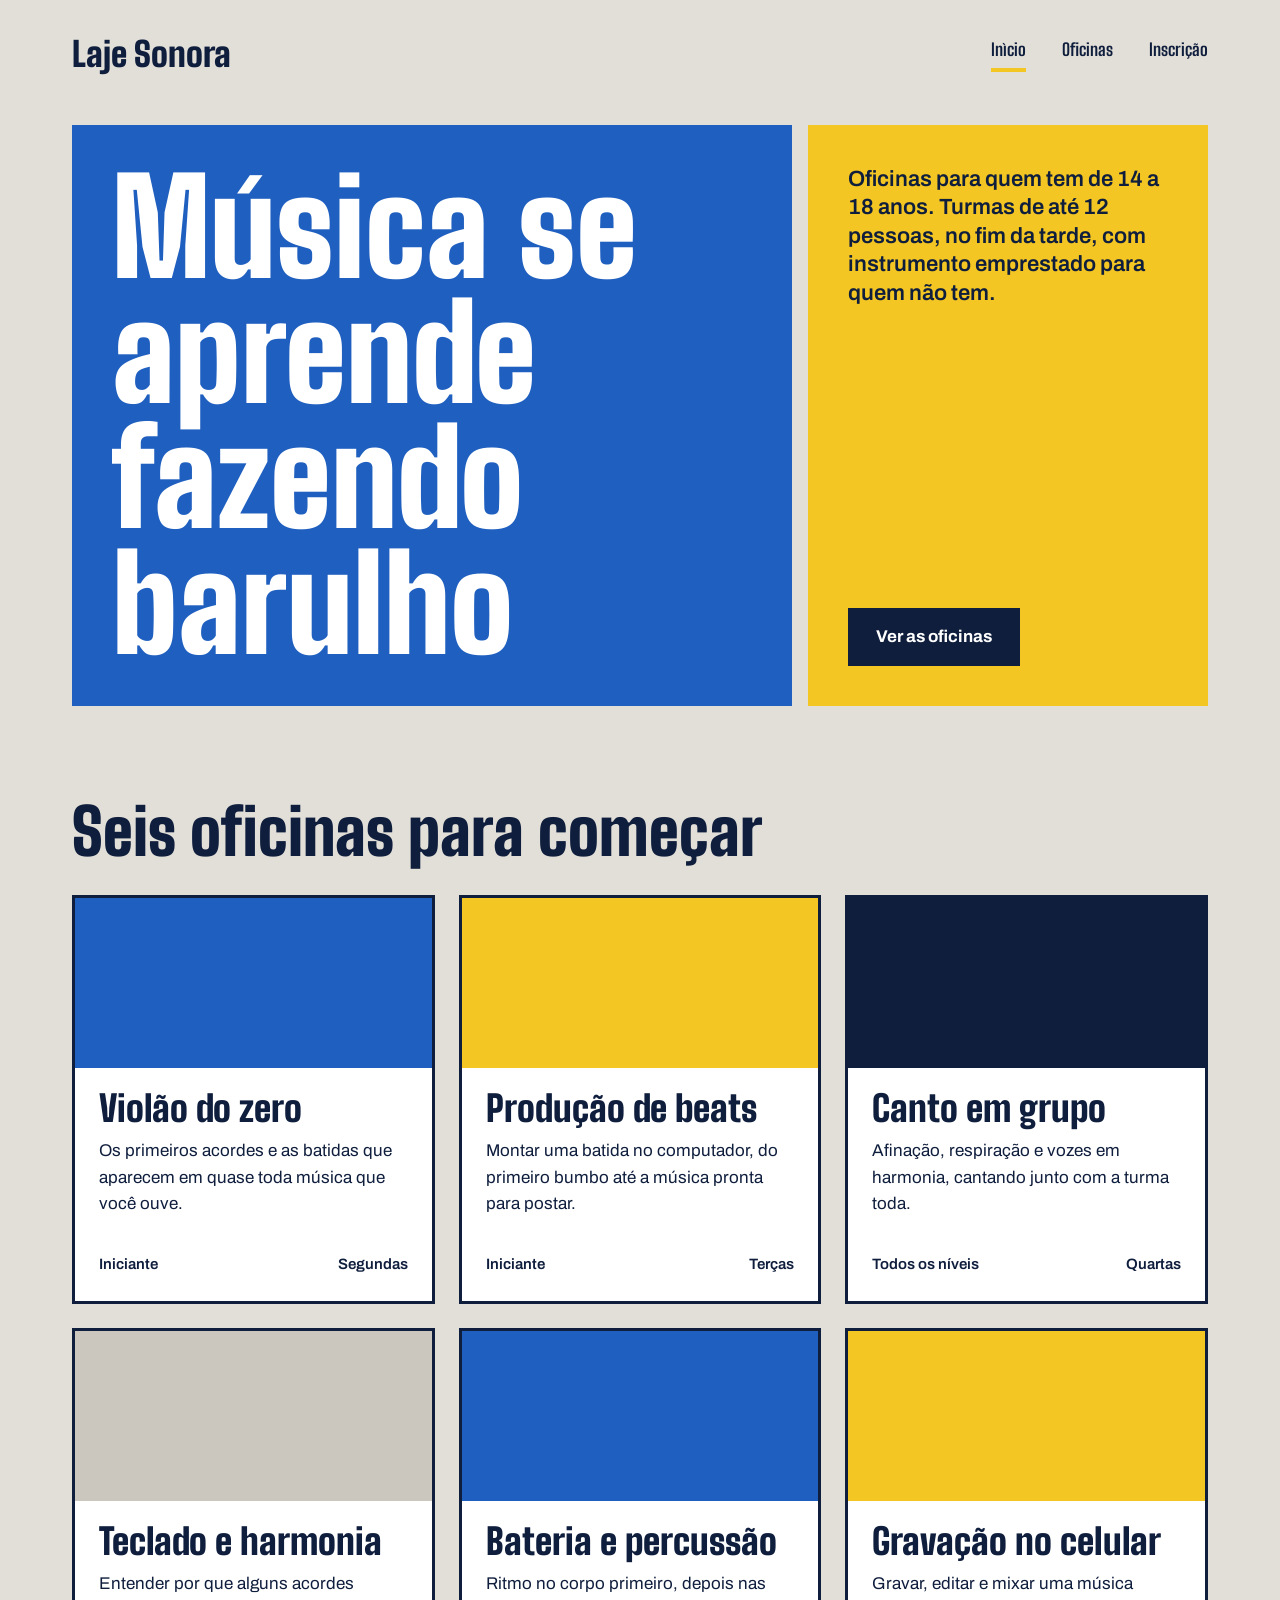
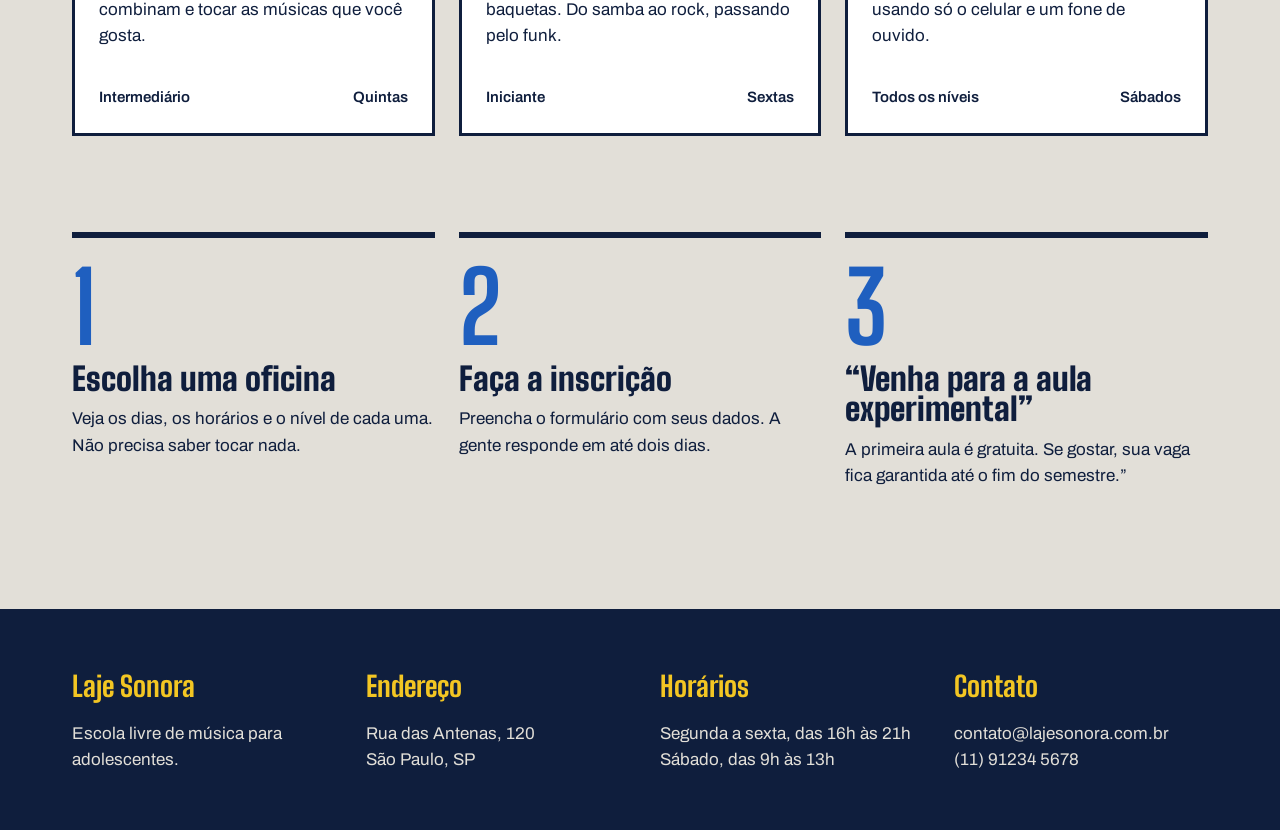
<file: index.html>
<!DOCTYPE html>
<html lang"pt-BR">
<head>
    <link rel="preconnect" href="https://fonts.googleapis.com">
<link rel="preconnect" href="https://fonts.gstatic.com" crossorigin>
<link href="https://fonts.googleapis.com/css2?family=Big+Shoulders:opsz,wght@10..72,100..900&display=swap" rel="stylesheet">

<link rel="preconnect" href="https://fonts.googleapis.com">
<link rel="preconnect" href="https://fonts.gstatic.com" crossorigin>
<link href="https://fonts.googleapis.com/css2?family=Archivo:ital,wght@0,100..900;1,100..900&family=Big+Shoulders:opsz,wght@10..72,100..900&display=swap" rel="stylesheet">

    <link rel="stylesheet" href="index.css">
    <meta charset="UTF-8">
    <meta name="viewport" content="width=device-width, initial-scale=1.0">
    <title>Laje Sonora | Início</title>
</head>
<body>
    <header class="conteudo topo"> 
        <a href="index.html" class="logo">Laje Sonora</a>

        <nav class="menu">
            <a href="./index.html" class="atual">Inìcio</a>
            <a href="./oficinas.html">Oficinas</a>
            <a href="./inscricao.html">Inscrição</a>
        </nav>
    </header>

    <main>
        <section class="conteudo cartazes">
            <div class="cartaz cartaz-principal"> 
                <h1>Música se aprende fazendo barulho</h1>
            </div>

            <div class="cartaz cartaz-lateral">
                <p>Oficinas para quem tem de 14 a 18 anos. Turmas de até 12 pessoas, no fim da tarde, com instrumento emprestado para quem não tem.</p>
                <a href="./oficinas.html" class="botao">Ver as oficinas</a>
            </div>
        </section>
        
        <section class="conteudo secao">
            <h2 class="titulo-secao">Seis oficinas para começar</h2>

            <div class="cards">
                <article class="card">
                    <div class="foto foto-azul">

                    </div>
                    <div class="card-texto">
                        <h3>Violão do zero</h3>
                        <p>Os primeiros acordes e as batidas que aparecem em quase toda música que você ouve.</p>

                        <div class="card-info">
                            <span>Iniciante</span>
                            <span>Segundas</span>
                        </div>
                    </div>
                </article>

                <article class="card">
                    <div class="foto foto-amarela">

                    </div>
                    <div class="card-texto">
                        <h3>
                            Produção de beats
                        </h3>
                        <p>Montar uma batida no computador, do primeiro bumbo até a música pronta para postar.</p>

                        <div class="card-info">
                            <span>Iniciante</span>
                            <span>Terças</span>
                        </div>
                    </div>
                </article>
                
                <article class="card">
                    <div class="foto foto-tinta">

                    </div>
                    <div class="card-texto">
                        <h3>
                            Canto em grupo
                        </h3>
                        <p>Afinação, respiração e vozes em harmonia, cantando junto com a turma toda.</p>

                        <div class="card-info">
                            <span>Todos os níveis</span>
                            <span>Quartas</span>
                        </div>
                    </div>
                </article>

                <article class="card">
                    <div class="foto">

                    </div>
                    <div class="card-texto">
                        <h3>
                           Teclado e harmonia
                        </h3>
                        <p>Entender por que alguns acordes combinam e tocar as músicas que você gosta.</p>

                        <div class="card-info">
                            <span>Intermediário</span>
                            <span>Quintas</span>
                        </div>
                    </div>
                </article>

                <article class="card">
                    <div class=" foto foto-azul">

                    </div>
                    <div class="card-texto">
                        <h3>
                           Bateria e percussão
                        </h3>
                        <p>Ritmo no corpo primeiro, depois nas baquetas. Do samba ao rock, passando pelo funk.</p>

                        <div class="card-info">
                            <span>Iniciante</span>
                            <span>Sextas</span>
                        </div>
                    </div>
                </article>

                <article class="card">
                    <div class=" foto foto-amarela">

                    </div>
                    <div class="card-texto">
                        <h3>
                            Gravação no celular
                        </h3>
                        <p>Gravar, editar e mixar uma música usando só o celular e um fone de ouvido.</p>

                        <div class="card-info">
                            <span>Todos os níveis</span>
                            <span>Sábados</span>
                        </div>
                    </div>
                </article>
            </div>
        </section>

        <section class="conteudo secao">
            <h2 class="titulo-secao">
            </h2>
            <div class="passos">
                <div class="passo">
                    <p class="passo-numero">1</p>
                    <h3>Escolha uma oficina</h3>
                    <p>Veja os dias, os horários e o nível de cada uma. Não precisa saber tocar nada.</p>
                </div>
                <div class="passo">
                    <p class="passo-numero">2</p>
                    <h3>Faça a inscrição</h3>
                    <p>Preencha o formulário com seus dados. A gente responde em até dois dias.</p>
                </div>
                <div class="passo">
                    <p class="passo-numero">3</p>
                    <h3>“Venha para a aula experimental”</h3>
                    <p>A primeira aula é gratuita. Se gostar, sua vaga fica garantida até o fim do semestre.”</p>
                </div>
            </div>
        </section>
    </main>
    <footer class="rodape">
        <div class="conteudo rodape-colunas">
            <div class="rodape-coluna">
                <h4>Laje Sonora</h4>
                <p>Escola livre de música para <br> adolescentes.</p>
            </div>
            <div class="rodape-coluna">
                <h4>Endereço</h4>
                <p>Rua das Antenas, 120 <br> São Paulo, SP</p>
            </div>
            <div class="rodape-coluna">
                <h4>Horários</h4>
                <p>Segunda a sexta, das 16h às 21h <br> Sábado, das 9h às 13h</p>
            </div>
            <div class="rodape-coluna">
                <h4>Contato</h4>
                <p>contato@lajesonora.com.br <br> (11) 91234 5678</p>
            </div>
        </div>
    </footer>
</body>
</html>
</file>
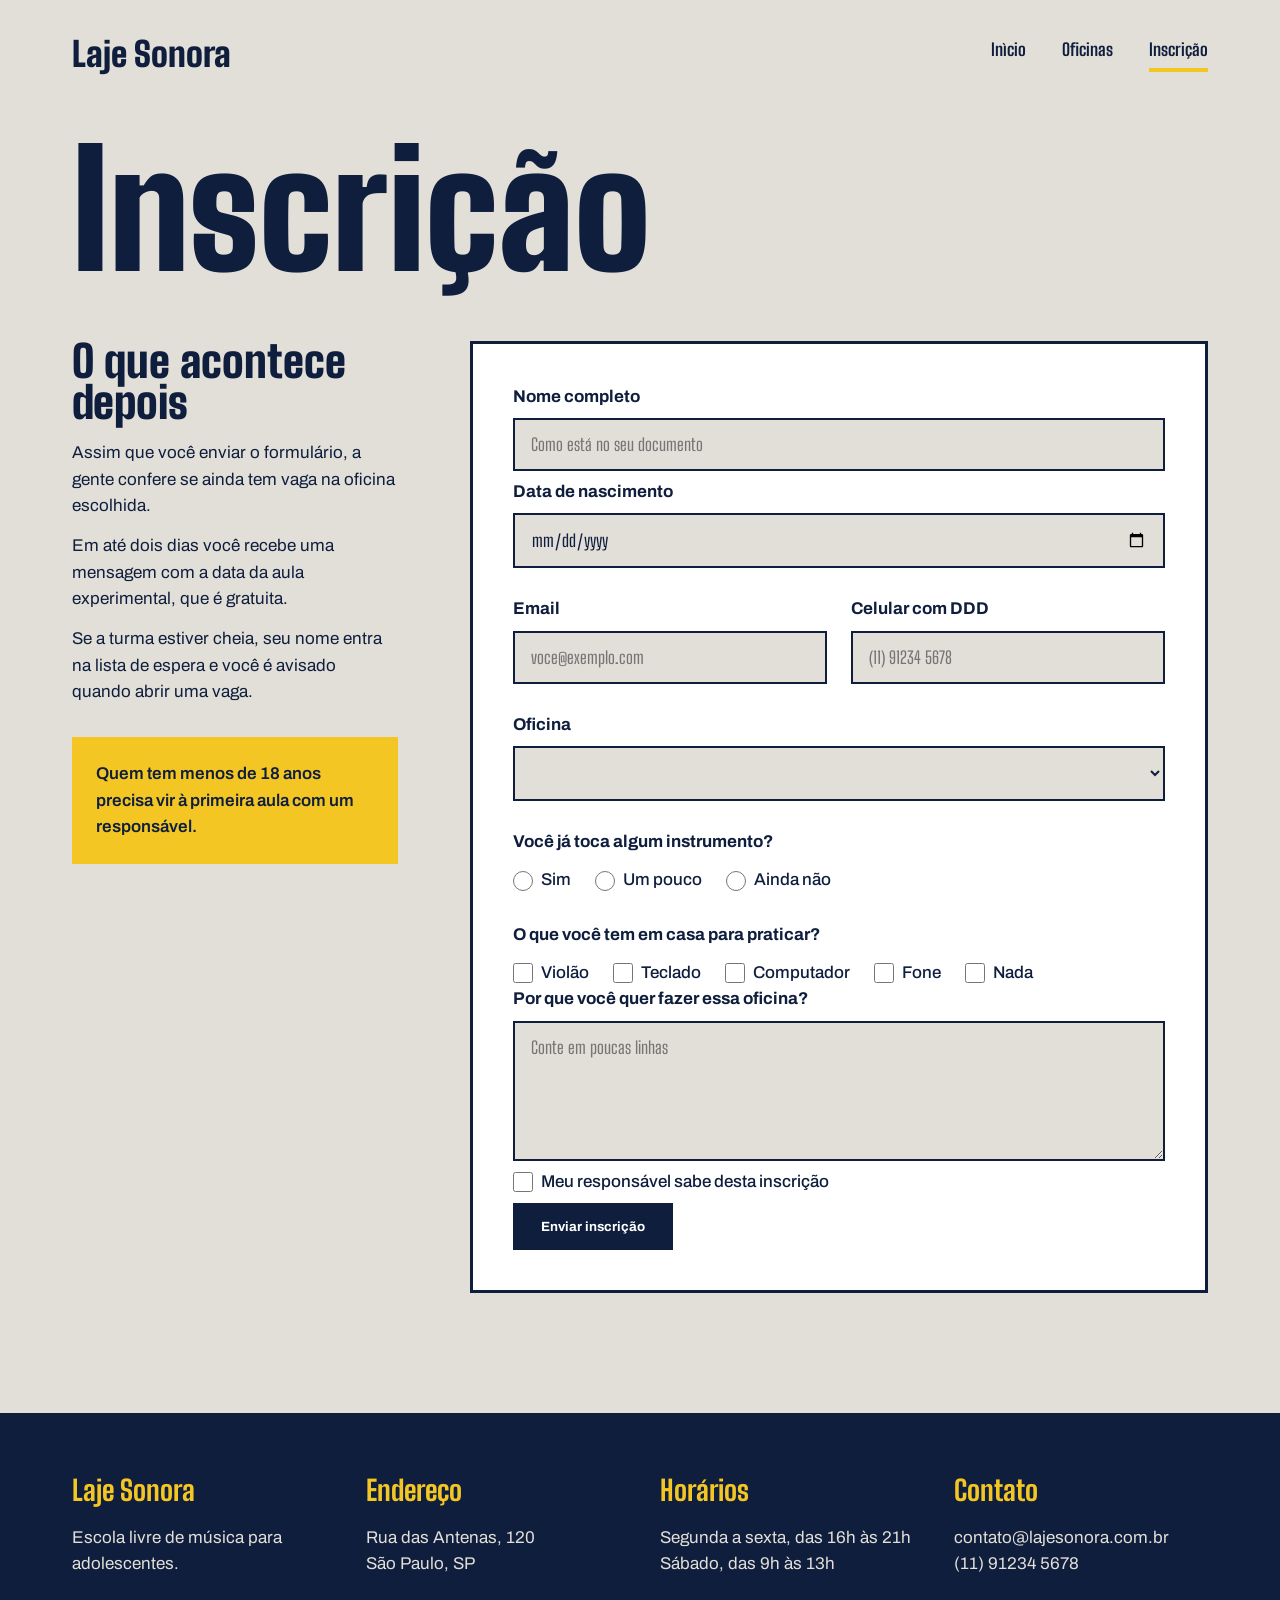
<file: inscricao.html>
<!DOCTYPE html>
<html lang"pt-BR">
<head>
    <link rel="preconnect" href="https://fonts.googleapis.com">
<link rel="preconnect" href="https://fonts.gstatic.com" crossorigin>
<link href="https://fonts.googleapis.com/css2?family=Big+Shoulders:opsz,wght@10..72,100..900&display=swap" rel="stylesheet">

<link rel="preconnect" href="https://fonts.googleapis.com">
<link rel="preconnect" href="https://fonts.gstatic.com" crossorigin>
<link href="https://fonts.googleapis.com/css2?family=Archivo:ital,wght@0,100..900;1,100..900&family=Big+Shoulders:opsz,wght@10..72,100..900&display=swap" rel="stylesheet">

    <link rel="stylesheet" href="inscricao.css">
    <meta charset="UTF-8">
    <meta name="viewport" content="width=device-width, initial-scale=1.0">
    <title>Laje Sonora | Inscrição</title>
</head>
<body>
    <header class="conteudo topo"> 
        <a href="index.html" class="logo">Laje Sonora</a>

        <nav class="menu">
            <a href="./index.html">Inìcio</a>
            <a href="./oficinas.html">Oficinas</a>
            <a href="./inscricao.html" class="atual">Inscrição</a>
        </nav>
    </header>

    <main class="conteudo">
       <h1 class="titulo-pagina">Inscrição</h1>

       <div class="inscricao">
        <section class="explicacao">
            <h2>O que acontece depois</h2>
            <p>Assim que você enviar o formulário, a gente confere se ainda tem vaga na oficina escolhida.</p>
            <p>Em até dois dias você recebe uma mensagem com a data da aula experimental, que é gratuita.</p>
            <p>Se a turma estiver cheia, seu nome entra na lista de espera e você é avisado quando abrir uma vaga.</p>
            <p class="aviso">Quem tem menos de 18 anos precisa vir à primeira aula com um responsável.</p>
        </section>

        <form action="#" method="post" class="formulario">
            <div class="linha">
                <div class="campo">
                    <label for="nome">Nome completo</label>
                    <input type="text"
                    id="nome"
                    name="nome"
                    placeholder="Como está no seu documento"
                    required>

                    <div class="campo">
                        <label for="">Data de nascimento</label>
                        <input type="date"
                        id="nascimento"
                        name="nascimento"
                        required>
                    </div>
                </div>
            </div>

            <div class="linha">
                <div class="campo">
                    <label for="email">Email</label>
                    <input type="email"
                    id="email"
                    name="email"
                    placeholder="voce@exemplo.com"
                    required>
                </div>

                <div class="campo">
                    <label for="telefone">Celular com DDD</label>
                    <input type="tel"
                    id="telefone"
                    name="telefone"
                    placeholder="(11) 91234 5678"
                    required>
                </div>
            </div>

            <div class="campo">
                <label for="">Oficina</label>
                <select name="oficina" id="oficina" required><option value="Escolha uma oficina"></option>
                <option value="violao">Violão do zero</option>
                <option value="beats">Produção de beats</option>
                <option value="canto">Canto em grupo</option>
                <option value="teclado">Teclado e harmonia</option>
                <option value="bateria">Bateria e percussão</option>  
                <option value="gravacao">Gravação no celular</option>  
                </select>
            </div>

            <fieldset class="grupo">
            <legend>
                Você já toca algum instrumento?
            </legend>

            <div class="opcoes">
                <div class="opcao">
                    <input type="radio"
                    id="tocaSim"
                    name="toca"
                    value="sim">
                    <label for="tocaSim">Sim</label>
                </div>

                <div class="opcao">
                    <input type="radio"
                    id="tocaPouco"
                    name="toca"
                    value="pouco">
                    <label for="tocaPouco">Um pouco</label>
                </div>

                <div class="opcao">
                    <input type="radio"
                    id="tocanao"
                    name="toca"
                    value="nao">
                    <label for="tocaPouco">Ainda não</label>
                </div>
            </div>
        </fieldset>

        <fieldset class="grupo">
            <legend>
                O que você tem em casa para praticar?
            </legend>

            <div class="opcoes">
                <div class="opcao">
                    <input type="checkbox"
                    id="temViolao"
                    value="violao">
                    <label for="temViolao">Violão</label>
                </div>

                <div class="opcao">
                    <input type="checkbox"
                    id="temTeclado"
                    value="teclado">
                    <label for="temTeclado">Teclado</label>
                </div>

                <div class="opcao">
                    <input type="checkbox"
                    id="temComputador"
                    value="computador">
                    <label for="temComputador">Computador</label>
                </div>

                <div class="opcao">
                    <input type="checkbox"
                    id="temFone"
                    value="fone">
                    <label for="temFone">Fone</label>
                </div>

                <div class="opcao">
                    <input type="checkbox"
                    id="temNada"
                    value="nada">
                    <label for="temNada">Nada</label>
                </div>
            </div>

            <div class="campo">
                <label for="motivo">Por que você quer fazer essa oficina?</label>
                <textarea name="motivo" id="motivo"
                placeholder="Conte em poucas linhas"></textarea>

                <div class="opcao">
                    <input type="checkbox"
                    id="responsavel"
                    name="responsavel">
                    <label for="">Meu responsável sabe desta inscrição</label>
                </div>

                <div>
                    <button type="submit" class="botao">Enviar inscrição</button>
                </div>
            </div>
        </fieldset>



        </form>
       </div>
    </main>
    <footer class="rodape">
        <div class="conteudo rodape-colunas">
            <div class="rodape-coluna">
                <h4>Laje Sonora</h4>
                <p>Escola livre de música para <br> adolescentes.</p>
            </div>
            <div class="rodape-coluna">
                <h4>Endereço</h4>
                <p>Rua das Antenas, 120 <br> São Paulo, SP</p>
            </div>
            <div class="rodape-coluna">
                <h4>Horários</h4>
                <p>Segunda a sexta, das 16h às 21h <br> Sábado, das 9h às 13h</p>
            </div>
            <div class="rodape-coluna">
                <h4>Contato</h4>
                <p>contato@lajesonora.com.br <br> (11) 91234 5678</p>
            </div>
        </div>
    </footer>
</body>
</html>
</file>
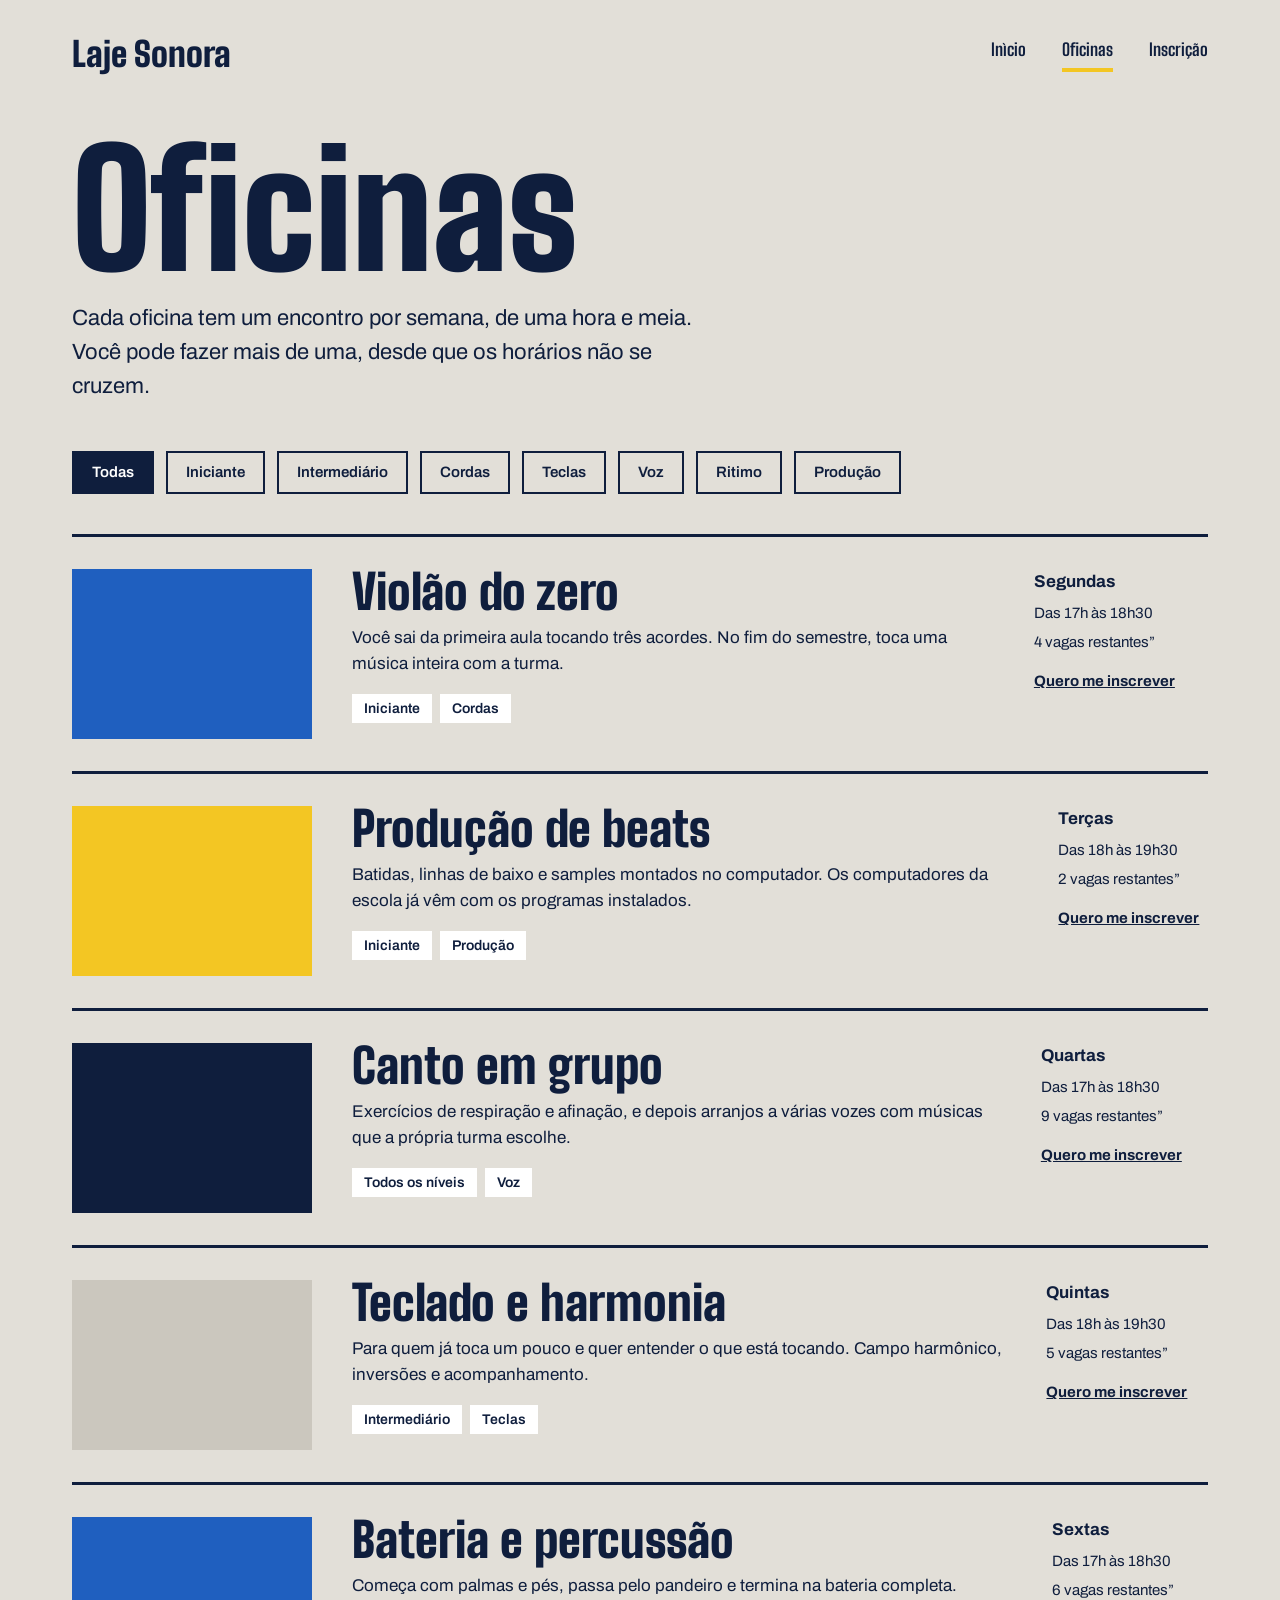
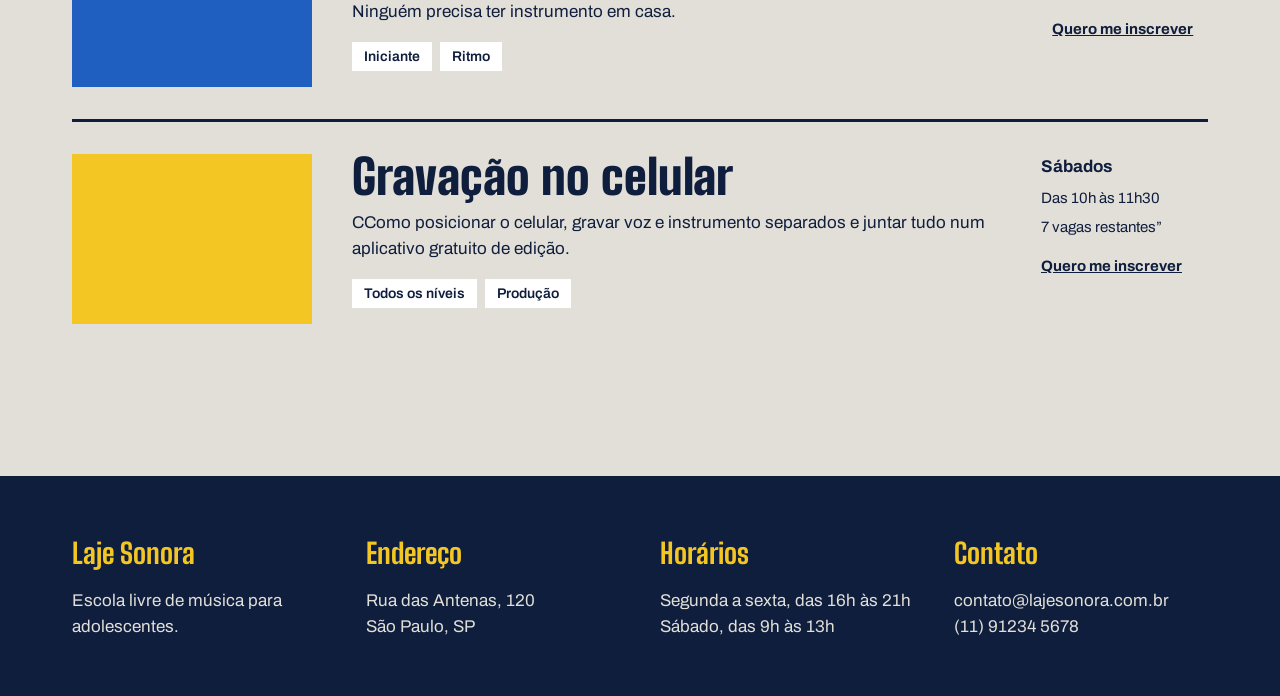
<file: oficinas.html>
<!DOCTYPE html>
<html lang"pt-BR">
<head>
    <link rel="preconnect" href="https://fonts.googleapis.com">
<link rel="preconnect" href="https://fonts.gstatic.com" crossorigin>
<link href="https://fonts.googleapis.com/css2?family=Big+Shoulders:opsz,wght@10..72,100..900&display=swap" rel="stylesheet">

<link rel="preconnect" href="https://fonts.googleapis.com">
<link rel="preconnect" href="https://fonts.gstatic.com" crossorigin>
<link href="https://fonts.googleapis.com/css2?family=Archivo:ital,wght@0,100..900;1,100..900&family=Big+Shoulders:opsz,wght@10..72,100..900&display=swap" rel="stylesheet">

    <link rel="stylesheet" href="oficinas.css">
    <meta charset="UTF-8">
    <meta name="viewport" content="width=device-width, initial-scale=1.0">
    <title>Laje Sonora | Oficinas</title>
</head>
<body>
    <header class="conteudo topo"> 
        <a href="index.html" class="logo">Laje Sonora</a>

        <nav class="menu">
            <a href="./index.html">Inìcio</a>
            <a href="./oficinas.html" class="atual">Oficinas</a>
            <a href="./inscricao.html">Inscrição</a>
        </nav>
    </header>

    <main class="conteudo">
       <h1 class="titulo-pagina">Oficinas</h1>
       <p class="subtitulo-pagina">Cada oficina tem um encontro por semana, de uma hora e meia. Você pode fazer mais de uma, desde que os horários não se cruzem.</p>

       <div class="filtros">
        <span class="filtro ativo">Todas</span>
        <span class="filtro">Iniciante</span>
        <span class="filtro">Intermediário</span>
        <span class="filtro">Cordas</span>
        <span class="filtro">Teclas</span>
        <span class="filtro">Voz</span>
        <span class="filtro">Ritimo</span>
        <span class="filtro">Produção</span>
       </div>

       <div class="lista">
        <article class="oficina">
            <div class="foto foto-azul">

            </div>

            <div class="oficina-texto">
                <h2>Violão do zero</h2>
                <p>Você sai da primeira aula tocando três acordes. No fim do semestre, toca uma música inteira com a turma.</p>

                <div class="etiquetas">
                    <span class="etiqueta">Iniciante</span>
                    <span class="etiqueta">Cordas</span>
                </div>
            </div>

            <div class="oficina-detalhes">
                <strong>Segundas</strong>
                <span>Das 17h às 18h30</span>
                <span>4 vagas restantes”</span>
                <a href="./inscricao.html">Quero me inscrever</a>
            </div>
        </article>

        <article class="oficina">
            <div class="foto foto-amarela"> </div>
            <div class="oficina-texto">
                <h2>Produção de beats</h2>

                <p>Batidas, linhas de baixo e samples montados no computador. Os computadores da escola já vêm com os programas instalados.</p>

                <div class="etiquetas">
                    <span class="etiqueta">Iniciante</span>
                    <span class="etiqueta">Produção</span>
                </div>
            </div>

            <div class="oficina-detalhes">
                <strong>Terças</strong>
                <span>Das 18h às 19h30</span>
                <span>2 vagas restantes”</span>
                <a href="./inscricao.html">Quero me inscrever</a>
            </div>
        </article>

        <article class="oficina">
            <div class="foto foto-tinta"> </div>
            <div class="oficina-texto">
                <h2>Canto em grupo</h2>

                <p>Exercícios de respiração e afinação, e depois arranjos a várias vozes com músicas que a própria turma escolhe.</p>

                <div class="etiquetas">
                    <span class="etiqueta">Todos os níveis</span>
                    <span class="etiqueta">Voz</span>
                </div>
            </div>

            <div class="oficina-detalhes">
                <strong>Quartas</strong>
                <span>Das 17h às 18h30</span>
                <span>9 vagas restantes”</span>
                <a href="./inscricao.html">Quero me inscrever</a>
            </div>
        </article>

        <article class="oficina">
            <div class="foto"> </div>
            <div class="oficina-texto">
                <h2>Teclado e harmonia</h2>

                <p>Para quem já toca um pouco e quer entender o que está tocando. Campo harmônico, inversões e acompanhamento.</p>

                <div class="etiquetas">
                    <span class="etiqueta">Intermediário</span>
                    <span class="etiqueta">Teclas</span>
                </div>
            </div>

            <div class="oficina-detalhes">
                <strong>Quintas</strong>
                <span>Das 18h às 19h30</span>
                <span>5 vagas restantes”</span>
                <a href="./inscricao.html">Quero me inscrever</a>
            </div>
        </article>

        <article class="oficina">
            <div class="foto foto-azul"> </div>
            <div class="oficina-texto">
                <h2>Bateria e percussão</h2>

                <p>Começa com palmas e pés, passa pelo pandeiro e termina na bateria completa. Ninguém precisa ter instrumento em casa.</p>

                <div class="etiquetas">
                    <span class="etiqueta">Iniciante</span>
                    <span class="etiqueta">Ritmo</span>
                </div>
            </div>

            <div class="oficina-detalhes">
                <strong>Sextas</strong>
                <span>Das 17h às 18h30</span>
                <span>6 vagas restantes”</span>
                <a href="./inscricao.html">Quero me inscrever</a>
            </div>
        </article>

        <article class="oficina">
            <div class="foto foto-amarela"> </div>
            <div class="oficina-texto">
                <h2>Gravação no celular</h2>

                <p>CComo posicionar o celular, gravar voz e instrumento separados e juntar tudo num aplicativo gratuito de edição.</p>

                <div class="etiquetas">
                    <span class="etiqueta">Todos os níveis</span>
                    <span class="etiqueta">Produção</span>
                </div>
            </div>

            <div class="oficina-detalhes">
                <strong>Sábados</strong>
                <span>Das 10h às 11h30</span>
                <span>7 vagas restantes”</span>
                <a href="./inscricao.html">Quero me inscrever</a>
            </div>
        </article>

       </div>
    </main>
    <footer class="rodape">
        <div class="conteudo rodape-colunas">
            <div class="rodape-coluna">
                <h4>Laje Sonora</h4>
                <p>Escola livre de música para <br> adolescentes.</p>
            </div>
            <div class="rodape-coluna">
                <h4>Endereço</h4>
                <p>Rua das Antenas, 120 <br> São Paulo, SP</p>
            </div>
            <div class="rodape-coluna">
                <h4>Horários</h4>
                <p>Segunda a sexta, das 16h às 21h <br> Sábado, das 9h às 13h</p>
            </div>
            <div class="rodape-coluna">
                <h4>Contato</h4>
                <p>contato@lajesonora.com.br <br> (11) 91234 5678</p>
            </div>
        </div>
    </footer>
</body>
</html>
</file>
<file: index.css>
*{
    margin: 0%;
    padding: 0%;
    box-sizing: border-box;
}

:root{
    --concreto: #E2DFD8;
    --concreto-escuro: #CBC7BE;
    --tinta: #0F1E3D;
    --caixa-dagua: #1F5FBF;
    --fita: #F3C623;
    --branco: #FFFFFF;

    --fonte-cartaz: "Big Shoulders", "Arial Narrow", sans-serif;
    --fonte-texto: "Archivo", Arial, sans-serif;
}

body{
    background: var(--concreto);
    color: var(--tinta);
    font-family: var(--fonte-texto);
    line-height: 1.55;
    font-size: 17px;
}

a{
    color: inherit;
}

h1, h2, h3{
    font-family: var(--fonte-cartaz);
    font-weight: 900;
    line-height: 0.95;
}

.conteudo{
    max-width: 1200px;
    margin-inline: auto;
    padding-inline: 32px;
}

.topo{
    padding-block: 28px;
    display: flex;
    justify-content: space-between;
    align-items: center;
    font-family: var(--fonte-cartaz);
    font-size: 34px;
    font-weight: 900;
    
a{
    text-decoration: none;
}
}

.logo{
    font-family: var(--fonte-cartaz);
    font-weight: 900;
    font-size: 34px;
    text-decoration: none;
}

.menu{
    display: flex;
    gap: 36px;
}

.menu a{
    font-weight: 600;
    font-size: 17px;
    text-decoration: none;
    padding-bottom: 4px;
    border-bottom: 4px solid transparent;
}

.menu a:hover{
    border-bottom-color: var(--tinta)
}

.menu a.atual{
    border-bottom-color: var(--fita)
}

.cartazes{
    margin-top: 16px;
    display: flex;
    gap: 16px;
}

.cartaz{
    padding: 40px;
}

.cartaz-principal{
    background: var(--caixa-dagua);
    color: var(--branco);
    flex: 2;

    h1{
        font-size: 132px;
        max-width: 9ch;
    }
}

.cartaz-lateral{
    background: var(--fita);
    flex: 1;
    display: flex;
    flex-direction: column;
    justify-content: space-between;
    gap: 32px;
    align-items: flex-start;

    p{
        font-size: 22px;
        font-weight: 600;
        line-height: 1.3;
    }
}

.botao{
    background: var(--tinta);
    color: var(--branco);
    font-weight: 700;
    text-decoration: none;
    padding: 16px 28px;
    border: none;
    font-family: var(--fonte-texto);
    cursor: pointer;
}

.botao:hover{
    background: var(--caixa-dagua);
}

.secao{
    margin-top: 96px;
}

.titulo-secao{
    font-size: 64px;
    margin-bottom: 32px;
}

.cards{
    display: flex;
    flex-wrap: wrap;
    gap: 24px;
}

.card{
    background: var(--branco);
    border: 3px solid var(--tinta);
    flex: 1 1 340px;

    .foto{
        height: 170px;
   }

   h3{
    font-size: 36px;
    margin-bottom: 12px;
}

}

.foto{
    background-color: var(--concreto-escuro);
}

.foto-azul{
    background: var(--caixa-dagua);
}

.foto-amarela{
    background-color: var(--fita);
}

.foto-tinta{
    background-color: var(--tinta);
}

.card-texto{
    padding: 24px;
}

.card-info{
    margin-top: 20px;
    padding-top: 16px;
    border: 2px solid --concreto-escuro;
    font-weight: 600;
    display: flex;
    font-size: 15px;
    justify-content: space-between;
}

.passos{
    display: flex;
    gap: 24px;
}

.passo{
    border-top: solid 6px var(--tinta);
    padding-top: 20px;
    flex: 1;
}

.passo-numero{
    font-family: var(--fonte-cartaz);
    font-size: 98px;
    font-weight: 600;
    line-height: 1;
    color: var(--caixa-dagua);
}

.passo h3{
    font-size: 32px;
    margin-block: 8px 12px;
}

.rodape{
    margin-top: 120px;
    background: var(--tinta);
    color: var(--concreto);
    padding-block: 56px;
}

.rodape-colunas{
    display: flex;
    gap: 40px;
}

.rodape-coluna{
    flex: 1;
}

.rodape h4{
    font-family: var(--fonte-cartaz);
    font-size: 28px;
    color: var(--fita);
    margin-bottom: 12px;
}

@media (max-width: 800px){
    .cartazes, .passos, .rodape-colunas{
        flex-direction: column;
    }

    .cartaz-principal h1{
        font-size: 18px;
    }
}
</file>
<file: inscricao.css>
*{
    margin: 0%;
    padding: 0%;
    box-sizing: border-box;
}

:root{
    --concreto: #E2DFD8;
    --concreto-escuro: #CBC7BE;
    --tinta: #0F1E3D;
    --caixa-dagua: #1F5FBF;
    --fita: #F3C623;
    --branco: #FFFFFF;

    --fonte-cartaz: "Big Shoulders", "Arial Narrow", sans-serif;
    --fonte-texto: "Archivo", Arial, sans-serif;
}

body{
    background: var(--concreto);
    color: var(--tinta);
    font-family: var(--fonte-texto);
    line-height: 1.55;
    font-size: 17px;
}

a{
    color: inherit;
}

.topo{
    padding-block: 28px;
    display: flex;
    justify-content: space-between;
    align-items: center;
    font-family: var(--fonte-cartaz);
    font-size: 34px;
    font-weight: 900;
    
a{
    text-decoration: none;
}
}


h1, h2, h3{
    font-family: var(--fonte-cartaz);
    font-weight: 900;
    line-height: 0.95;
}

.conteudo{
    max-width: 1200px;
    margin-inline: auto;
    padding-inline: 32px;
}

.titulo-pagina{
    font-size: 160px;
    margin-top: 24px;
}


.botao{
    background: var(--tinta);
    color: var(--branco);
    font-weight: 700;
    text-decoration: none;
    padding: 16px 28px;
    border: none;
    font-family: var(--fonte-texto);
    cursor: pointer;
}

.botao:hover{
    background: var(--caixa-dagua);
}

.rodape{
    margin-top: 120px;
    background: var(--tinta);
    color: var(--concreto);
    padding-block: 56px;
}

.rodape-colunas{
    display: flex;
    gap: 40px;
}

.rodape-coluna{
    flex: 1;
}

.rodape h4{
    font-family: var(--fonte-cartaz);
    font-size: 28px;
    color: var(--fita);
    margin-bottom: 12px;
}

.menu{
    display: flex;
    gap: 36px;
}

.menu a{
    font-weight: 600;
    font-size: 17px;
    text-decoration: none;
    padding-bottom: 4px;
    border-bottom: 4px solid transparent;
}

.menu a:hover{
    border-bottom-color: var(--tinta)
}

.menu a.atual{
    border-bottom-color: var(--fita)
}

.inscricao{
    margin-top: 56px;
    display: flex;
    gap: 72px;
}

.explicacao{
    flex: 1;

    h2{
        font-size: 44px;
        margin-bottom: 16px;
    }

    p+p{
        margin-top: 14px;

    }
}

.explicacao .aviso{
    margin-top: 32px;
    padding: 24px;
    background: var(--fita);
    font-weight: 600;
}

.formulario{
    background: var(--branco);
    border: 3px solid var(--tinta);
    padding: 40px;
    flex: 2;
    display: flex;
    flex-direction: column;
    gap: 28px;
}

.linha{
    display: flex;
    gap: 24px;
}

.campo{
    flex: 1;
    flex-direction: column;
    gap: 8px;
    display: flex;
}

.grupo legend{
    margin-bottom: 12px; 
}

.opcoes{
    display: flex;
    gap: 24px;
    flex-wrap: wrap;
}

.opcao{
    display: flex;
    align-items: center;
    gap: 8px;
}

.formulario label, .formulario legend{
    font-weight: 700;
}

.formulario fieldset{
    border: none;
}

.formulario input[type="text"], .formulario input[type="email"], .formulario input[type="tel"], .formulario input[type="date"], .formulario select, .formulario textarea{
    width: 100%;
    padding-block: 14px;
    padding-inline: 16px;
    border: 2px solid var(--tinta);
    background: var(--concreto);
    font-family: var(--fonte-cartaz);
    font-size: 17px;
    color: var(--tinta);
}

.formulario input:focus, .formulario select:focus, .formulario textarea:focus{
    outline: 3px solid var(--caixa-dagua);
    outline-offset: 2px;
    background: var(--branco);
}

.formulario textarea{
    height: 140px;
    resize: vertical;
}

.formulario .opcao label{
    font-weight: 500;
}

.formulario input[type="radio"], .formulario input[type="checkbox"]{
    height: 20px;
    width: 20px;
    accent-color:var(--caixa-dagua);
    
}

@media (max-width: 800px){
    .inscricao, .linha, .rodape-colunas{
        flex-direction: column;
    }

    .titulo-pagina{
        font-size: 96px;
    }
}
</file>
<file: oficinas.css>
*{
    margin: 0%;
    padding: 0%;
    box-sizing: border-box;
}

:root{
    --concreto: #E2DFD8;
    --concreto-escuro: #CBC7BE;
    --tinta: #0F1E3D;
    --caixa-dagua: #1F5FBF;
    --fita: #F3C623;
    --branco: #FFFFFF;

    --fonte-cartaz: "Big Shoulders", "Arial Narrow", sans-serif;
    --fonte-texto: "Archivo", Arial, sans-serif;
}

body{
    background: var(--concreto);
    color: var(--tinta);
    font-family: var(--fonte-texto);
    line-height: 1.55;
    font-size: 17px;
}

a{
    color: inherit;
}

h1, h2, h3{
    font-family: var(--fonte-cartaz);
    font-weight: 900;
    line-height: 0.95;
}

.conteudo{
    max-width: 1200px;
    margin-inline: auto;
    padding-inline: 32px;
}

.topo{
    padding-block: 28px;
    display: flex;
    justify-content: space-between;
    align-items: center;
    font-family: var(--fonte-cartaz);
    font-size: 34px;
    font-weight: 900;
    
a{
    text-decoration: none;
}
}

.logo{
    font-family: var(--fonte-cartaz);
    font-weight: 900;
    font-size: 34px;
    text-decoration: none;
}

.menu{
    display: flex;
    gap: 36px;
}

.menu a{
    font-weight: 600;
    font-size: 17px;
    text-decoration: none;
    padding-bottom: 4px;
    border-bottom: 4px solid transparent;
}

.menu a:hover{
    border-bottom-color: var(--tinta)
}

.menu a.atual{
    border-bottom-color: var(--fita)
}

.rodape{
    margin-top: 120px;
    background: var(--tinta);
    color: var(--concreto);
    padding-block: 56px;
}

.rodape-colunas{
    display: flex;
    gap: 40px;
}

.rodape-coluna{
    flex: 1;
}

.rodape h4{
    font-family: var(--fonte-cartaz);
    font-size: 28px;
    color: var(--fita);
    margin-bottom: 12px;
}

.foto{
    background-color: var(--concreto-escuro);
}

.foto-azul{
    background: var(--caixa-dagua);
}

.foto-amarela{
    background-color: var(--fita);
}

.foto-tinta{
    background-color: var(--tinta);
}

.titulo-pagina{
    font-size: 160px;
    margin-top: 24px;
}

.subtitulo-pagina{
    font-size: 22px;
    max-width: 640px;
    margin-top: 16px;
}

.filtros{
    margin-top: 48px;
    display: flex;
    gap: 12px;

    .filtro{
        border: 2px solid var(--tinta);
        padding: 8px 18px;
        font-weight: 600;
        font-size: 15px;
    }

}
.filtro.ativo{
    background: var(--tinta);
    color: var(--branco);
 }

 .lista{
    margin-top: 40px;
 }

 .oficina{
    padding-block: 32px;
    border-top: 3px solid var(--tinta);
    display: flex;
    margin: auto;
    gap: 40px;
 }

 .oficina .foto{
    width: 240px;
    height: 170px;
    flex-shrink: 0
 }

 .oficina-texto{
    flex-grow: 1;
 }

 .oficina h2{
    font-size: 48px;
    margin-bottom: 10px;
 }

.etiquetas{
    margin-top: 16px;
    display: flex;
    gap: 8px;
}

.etiqueta{
    background: var(--branco);
    padding-block: 4px;
    padding-inline: 12px;
    font-size: 14px;
    font-weight: 600;
}

.oficina-detalhes{
    width: 220px;
    font-size: 15px;
    display: flex;
    flex-direction: column;
    gap: 6px;

    strong{
        font-size: 17px;
    }

    a{
        margin-top: 10px;
        font-weight: 700;
    }
}

@media (max-width: 800px){
    .oficina, .rodape-colunas{
        align-items: stretch;
        flex-direction: column;
    }

    .titulo-pagina{
        font-size: 96px;
    }

    .oficina .foto, .oficina-detalhes{
        width: 100%;
    }
}
</file>
